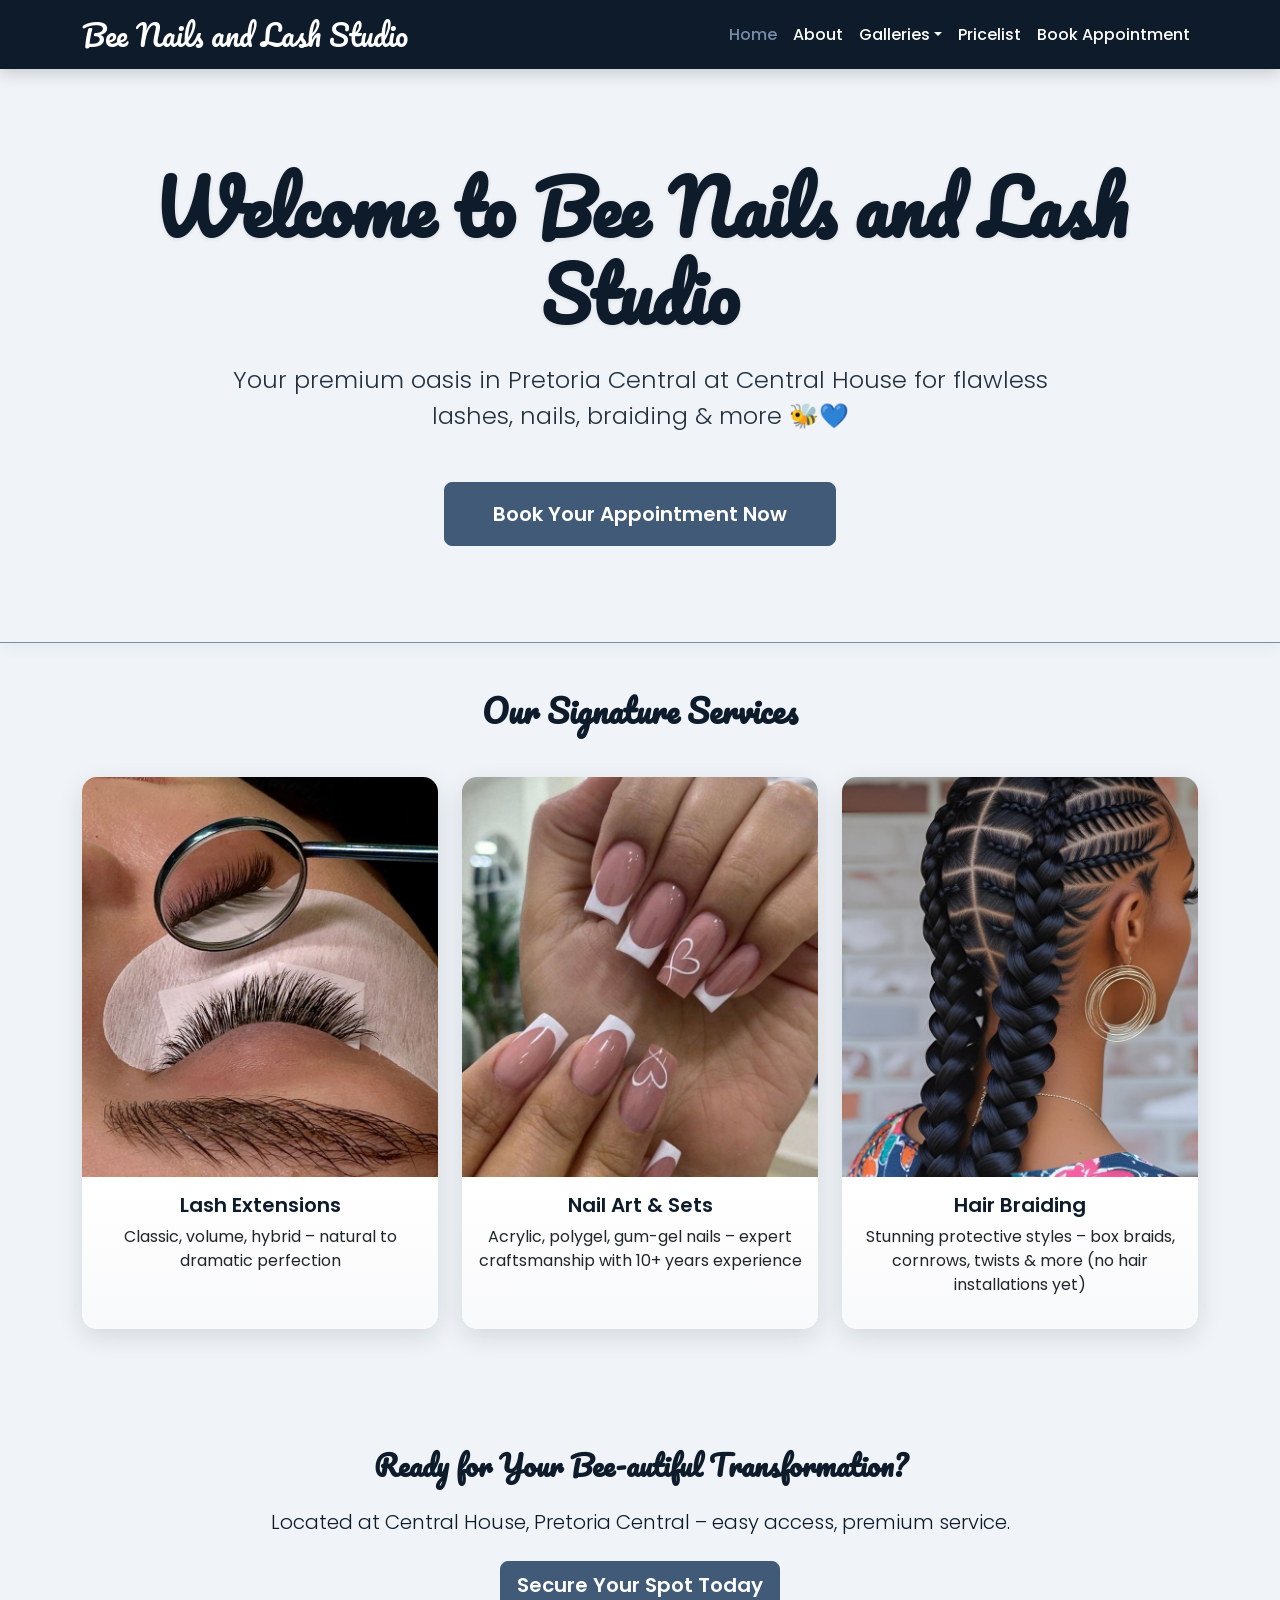
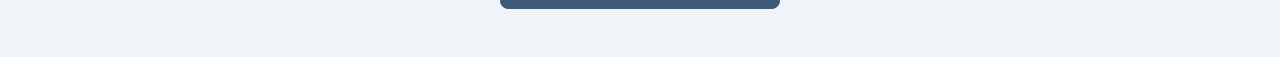
<file: index.html>
<!DOCTYPE html>
<html lang="en">
<head>
  <meta charset="UTF-8">
  <meta name="viewport" content="width=device-width, initial-scale=1.0">
  <title>Bee Nails and Lash Studio - Premium Beauty in Pretoria Central</title>
  <link href="https://fonts.googleapis.com/css2?family=Pacifico&family=Poppins:wght@400;600&display=swap" rel="stylesheet">
  <link href="https://cdn.jsdelivr.net/npm/bootstrap@5.3.3/dist/css/bootstrap.min.css" rel="stylesheet">
  <link rel="stylesheet" href="css/style.css">
</head>
<body>

  <!-- Navbar -->
  <nav class="navbar navbar-expand-lg navbar-dark sticky-top">
    <div class="container">
      <a class="navbar-brand" href="index.html">Bee Nails and Lash Studio</a>
      <button class="navbar-toggler" type="button" data-bs-toggle="collapse" data-bs-target="#navbarNav" aria-controls="navbarNav" aria-expanded="false" aria-label="Toggle navigation">
        <span class="navbar-toggler-icon"></span>
      </button>
      <div class="collapse navbar-collapse" id="navbarNav">
        <ul class="navbar-nav ms-auto">
          <li class="nav-item"><a class="nav-link active" href="index.html">Home</a></li>
          <li class="nav-item"><a class="nav-link" href="about.html">About</a></li>
          <li class="nav-item dropdown">
            <a class="nav-link dropdown-toggle" href="#" id="galleryDropdown" role="button" data-bs-toggle="dropdown">Galleries</a>
            <ul class="dropdown-menu">
              <li><a class="dropdown-item" href="lashes-gallery.html">Lashes</a></li>
              <li><a class="dropdown-item" href="nails-gallery.html">Nails</a></li>
              <li><a class="dropdown-item" href="braiding-gallery.html">Braiding</a></li>
            </ul>
          </li>
          <li class="nav-item"><a class="nav-link" href="pricelist.html">Pricelist</a></li>
          <li class="nav-item"><a class="nav-link" href="appointment.html">Book Appointment</a></li>
        </ul>
      </div>
    </div>
  </nav>

  <!-- Hero -->
  <section class="hero-section text-center py-5">
    <div class="container py-5">
      <h1 class="display-3 fw-bold">Welcome to Bee Nails and Lash Studio</h1>
      <p class="lead fs-4 mb-5">Your premium oasis in Pretoria Central at Central House for flawless lashes, nails, braiding & more 🐝💙</p>
      <a href="appointment.html" class="btn btn-primary btn-lg px-5 py-3">Book Your Appointment Now</a>
    </div>
  </section>

  <!-- Featured Services -->
  <section class="py-5">
    <div class="container">
      <h2 class="text-center mb-5">Our Signature Services</h2>
      <div class="row text-center">
        <div class="col-md-4 mb-4">
          <div class="card h-100">
            <img src="lashes home page.jpg" class="card-img-top larger-card-img" alt="Lash Extensions">
            <div class="card-body">
              <h5>Lash Extensions</h5>
              <p>Classic, volume, hybrid – natural to dramatic perfection</p>
            </div>
          </div>
        </div>
        <div class="col-md-4 mb-4">
          <div class="card h-100">
            <img src="nails home page.jpg" class="card-img-top larger-card-img" alt="Nail Art & Sets">
            <div class="card-body">
              <h5>Nail Art & Sets</h5>
              <p>Acrylic, polygel, gum-gel nails – expert craftsmanship with 10+ years experience</p>
            </div>
          </div>
        </div>
        <div class="col-md-4 mb-4">
          <div class="card h-100">
            <img src="braid homepage.jpg" class="card-img-top larger-card-img" alt="Hair Braiding">
            <div class="card-body">
              <h5>Hair Braiding</h5>
              <p>Stunning protective styles – box braids, cornrows, twists & more (no hair installations yet)</p>
            </div>
          </div>
        </div>
      </div>
    </div>
  </section>

  <!-- CTA Section -->
  <section class="py-5 text-center">
    <div class="container">
      <h3 class="mb-4">Ready for Your Bee-autiful Transformation?</h3>
      <p class="lead mb-4">Located at Central House, Pretoria Central – easy access, premium service.</p>
      <a href="appointment.html" class="btn btn-primary btn-lg">Secure Your Spot Today</a>
    </div>
  </section>

  <script src="https://cdn.jsdelivr.net/npm/bootstrap@5.3.3/dist/js/bootstrap.bundle.min.js"></script>
  <script src="js/script.js"></script>
</body>
</html>
</file>
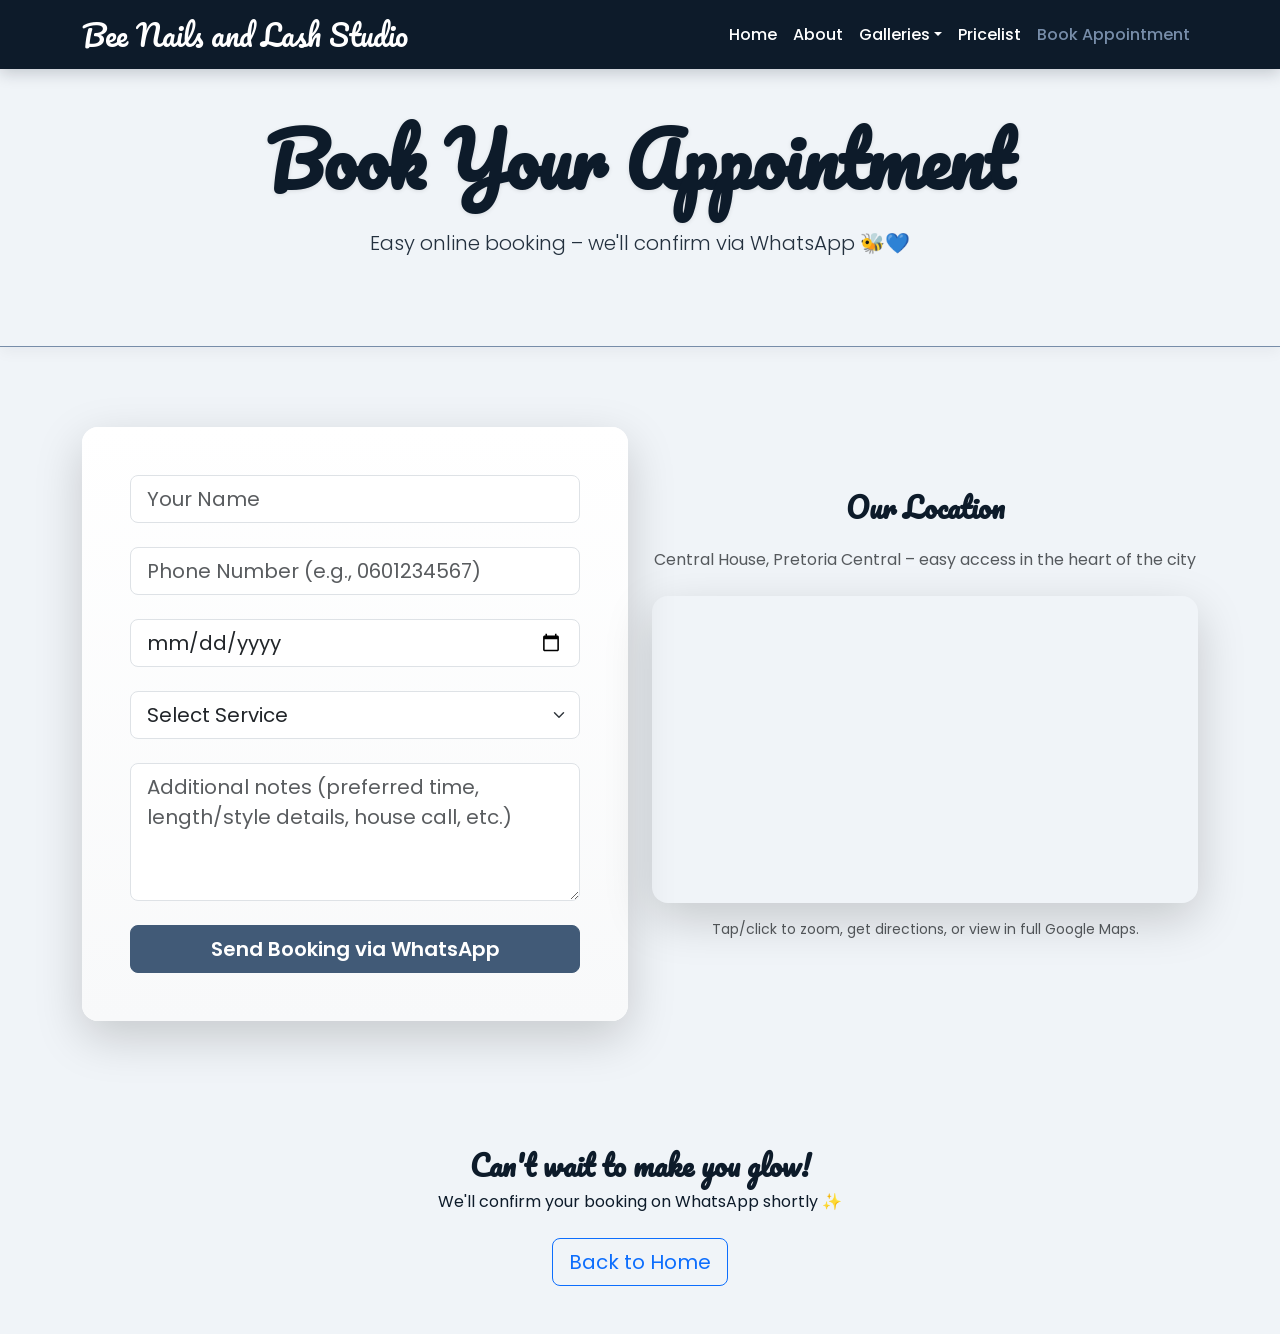
<file: appointment.html>
<!DOCTYPE html>
<html lang="en">
<head>
  <meta charset="UTF-8">
  <meta name="viewport" content="width=device-width, initial-scale=1.0">
  <title>Book Appointment - Bee Nails and Lash Studio | Pretoria Central Beauty</title>
  <link href="https://fonts.googleapis.com/css2?family=Pacifico&family=Poppins:wght@400;600&display=swap" rel="stylesheet">
  <link href="https://cdn.jsdelivr.net/npm/bootstrap@5.3.3/dist/css/bootstrap.min.css" rel="stylesheet">
  <link rel="stylesheet" href="css/style.css">
</head>
<body>

  <!-- Navbar -->
  <nav class="navbar navbar-expand-lg navbar-dark sticky-top">
    <div class="container">
      <a class="navbar-brand" href="index.html">Bee Nails and Lash Studio</a>
      <button class="navbar-toggler" type="button" data-bs-toggle="collapse" data-bs-target="#navbarNav" aria-controls="navbarNav" aria-expanded="false" aria-label="Toggle navigation">
        <span class="navbar-toggler-icon"></span>
      </button>
      <div class="collapse navbar-collapse" id="navbarNav">
        <ul class="navbar-nav ms-auto">
          <li class="nav-item"><a class="nav-link" href="index.html">Home</a></li>
          <li class="nav-item"><a class="nav-link" href="about.html">About</a></li>
          <li class="nav-item dropdown">
            <a class="nav-link dropdown-toggle" href="#" id="galleryDropdown" role="button" data-bs-toggle="dropdown">Galleries</a>
            <ul class="dropdown-menu">
              <li><a class="dropdown-item" href="lashes-gallery.html">Lashes</a></li>
              <li><a class="dropdown-item" href="nails-gallery.html">Nails</a></li>
              <li><a class="dropdown-item" href="braiding-gallery.html">Braiding</a></li>
            </ul>
          </li>
          <li class="nav-item"><a class="nav-link" href="pricelist.html">Pricelist</a></li>
          <li class="nav-item"><a class="nav-link active" href="appointment.html">Book Appointment</a></li>
        </ul>
      </div>
    </div>
  </nav>

  <!-- Header -->
  <section class="hero-section text-center py-5">
    <div class="container">
      <h1 class="display-4 fw-bold">Book Your Appointment</h1>
      <p class="lead">Easy online booking – we'll confirm via WhatsApp 🐝💙</p>
    </div>
  </section>

  <!-- Form & Map Section -->
  <section class="section-padding">
    <div class="container">
      <div class="row align-items-center">
        <!-- Form Column -->
        <div class="col-lg-6 mb-5 mb-lg-0">
          <div class="card border-0 shadow-lg rounded-4 overflow-hidden">
            <div class="card-body p-4 p-md-5">
              <form id="bookingForm">
                <div class="mb-4">
                  <input type="text" class="form-control form-control-lg" name="name" placeholder="Your Name" required>
                </div>
                <div class="mb-4">
                  <input type="tel" class="form-control form-control-lg" name="phone" placeholder="Phone Number (e.g., 0601234567)" required pattern="[0-9]{10}">
                </div>
                <div class="mb-4">
                  <input type="date" class="form-control form-control-lg" name="date" required>
                </div>
                <div class="mb-4">
                  <select class="form-select form-select-lg" name="service" required>
                    <option value="">Select Service</option>
                    <option>Lash Extensions</option>
                    <option>Nail Art / Polygel / Gum Nails</option>
                    <option>Acrylic Sets</option>
                    <option>Gel Overlay</option>
                    <option>Knotless Braids</option>
                    <option>Other Braiding Styles</option>
                    <option>Buff & Shine / Polish</option>
                  </select>
                </div>
                <div class="mb-4">
                  <textarea class="form-control form-control-lg" name="notes" rows="4" placeholder="Additional notes (preferred time, length/style details, house call, etc.)"></textarea>
                </div>
                <button type="submit" class="btn btn-primary btn-lg w-100">Send Booking via WhatsApp</button>
              </form>
            </div>
          </div>
        </div>

        <!-- Map Column -->
        <div class="col-lg-6">
          <h3 class="text-center mb-4">Our Location</h3>
          <p class="text-center text-muted mb-4">Central House, Pretoria Central – easy access in the heart of the city</p>
          
          <div class="map-responsive rounded-4 shadow-lg">
            <iframe 
              src="https://www.google.com/maps/embed?pb=!3m2!1sen!2sza!4v1774158935288!5m2!1sen!2sza!6m8!1m7!1s2usDVdfLvZx2Q1vkigd9Xg!2m2!1d-25.74764529805913!2d28.19199578156352!3f2.2222586564659004!4f29.69567566312132!5f0.7820865974627469"
              width="100%"
              height="450"
              style="border:0;"
              allowfullscreen=""
              loading="lazy"
              referrerpolicy="no-referrer-when-downgrade">
            </iframe>
          </div>
          
          <p class="text-center mt-3 small text-muted">Tap/click to zoom, get directions, or view in full Google Maps.</p>
        </div>
      </div>
    </div>
  </section>

  <!-- CTA Footer -->
  <section class="text-center py-5">
    <div class="container">
      <h3>Can't wait to make you glow!</h3>
      <p class="mb-4">We'll confirm your booking on WhatsApp shortly ✨</p>
      <a href="index.html" class="btn btn-outline-primary btn-lg">Back to Home</a>
    </div>
  </section>

  <script src="https://cdn.jsdelivr.net/npm/bootstrap@5.3.3/dist/js/bootstrap.bundle.min.js"></script>
  <script src="js/script.js"></script>
</body>
</html>
</file>
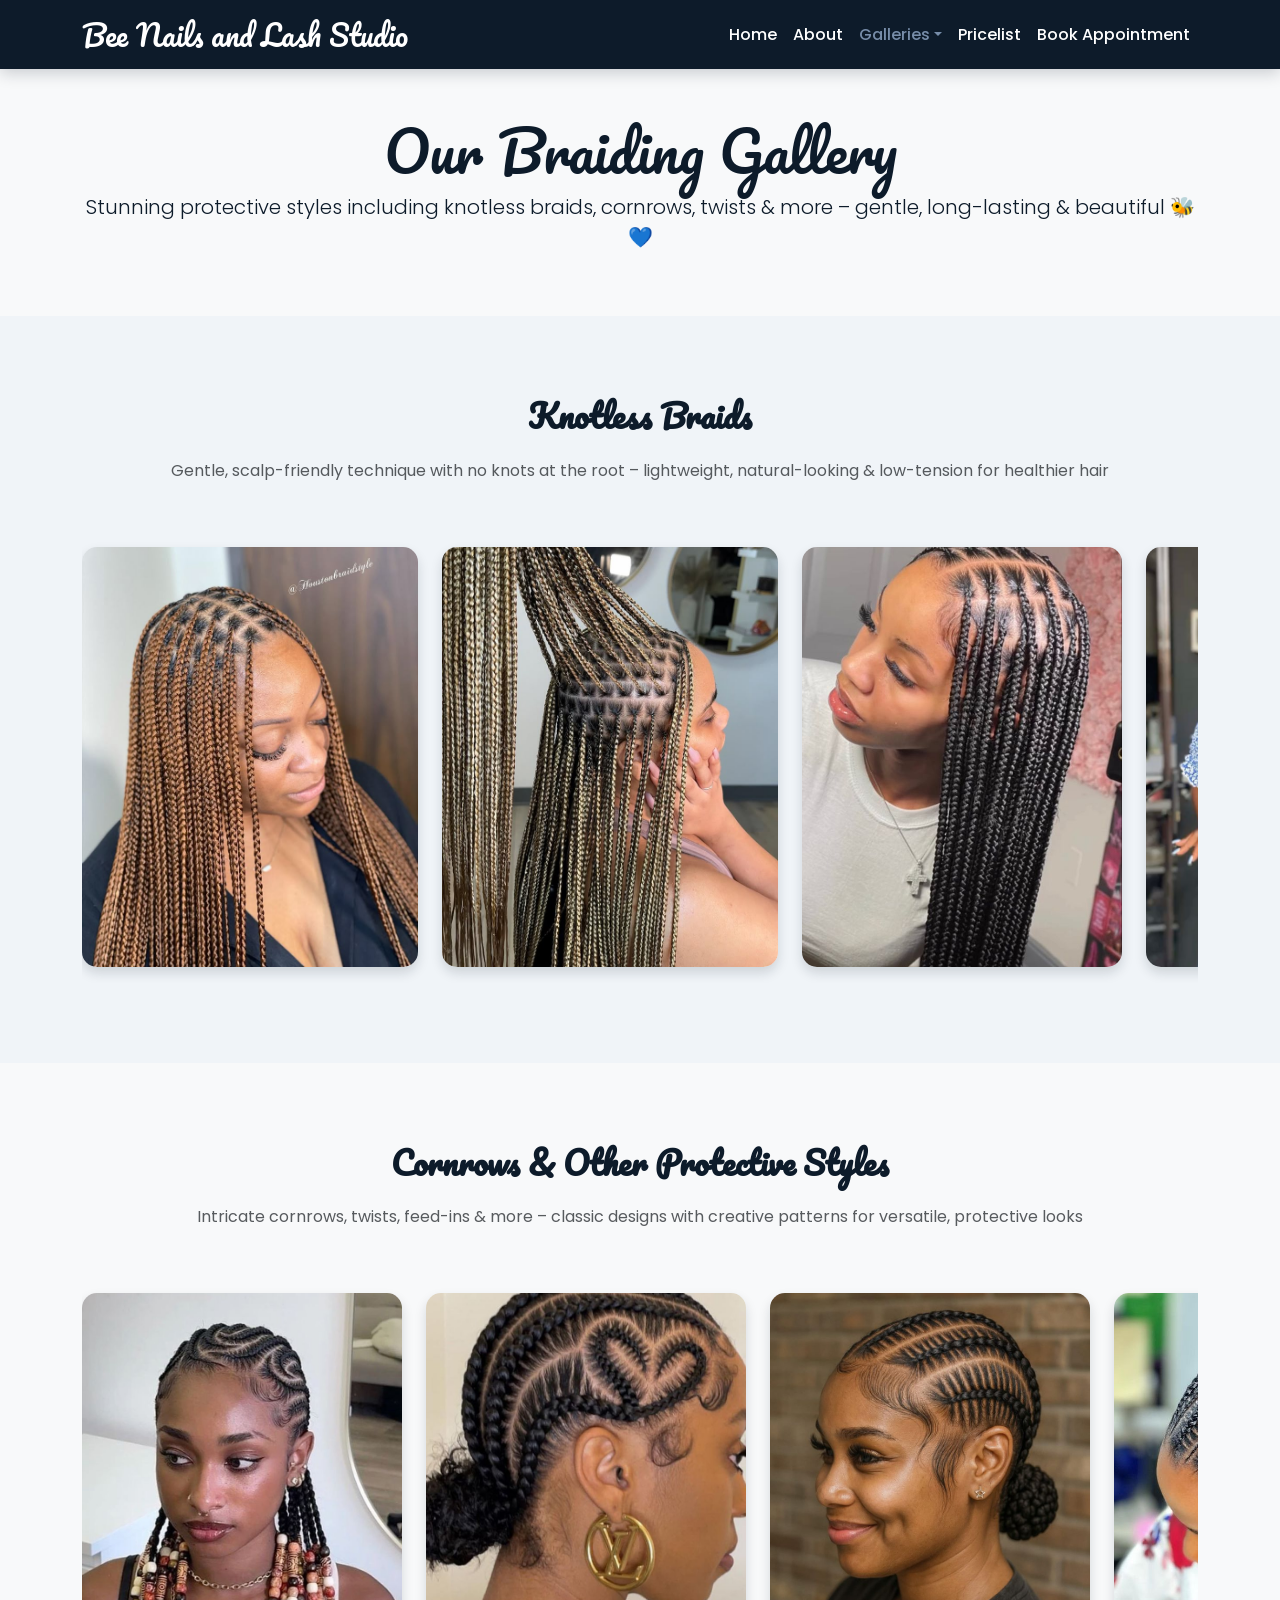
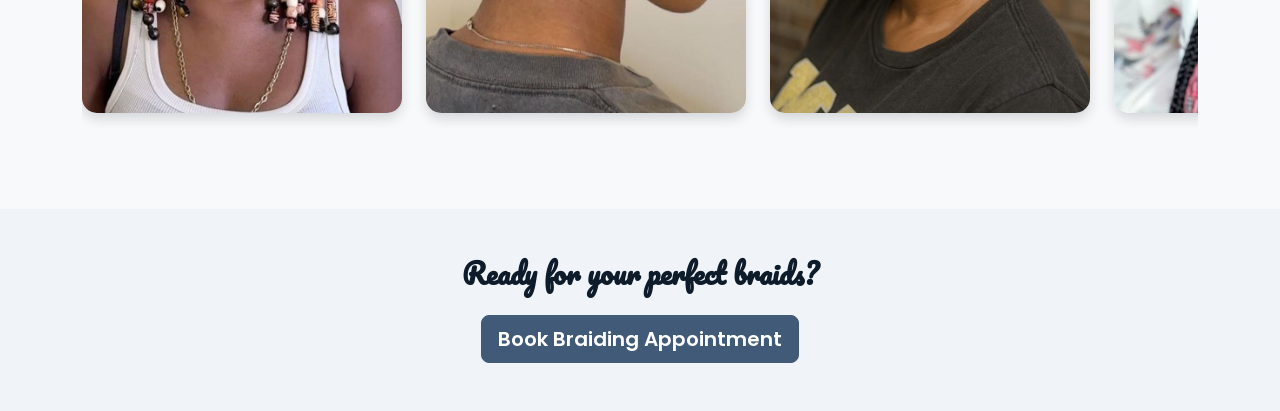
<file: braiding-gallery.html>
<!DOCTYPE html>
<html lang="en">
<head>
  <meta charset="UTF-8">
  <meta name="viewport" content="width=device-width, initial-scale=1.0">
  <title>Braiding Gallery - Bee Nails and Lash Studio | Protective Styles</title>
  <link href="https://fonts.googleapis.com/css2?family=Pacifico&family=Poppins:wght@400;600&display=swap" rel="stylesheet">
  <link href="https://cdn.jsdelivr.net/npm/bootstrap@5.3.3/dist/css/bootstrap.min.css" rel="stylesheet">
  <link rel="stylesheet" href="css/style.css">
</head>
<body>

  <!-- Navbar -->
  <nav class="navbar navbar-expand-lg navbar-dark sticky-top">
    <div class="container">
      <a class="navbar-brand" href="index.html">Bee Nails and Lash Studio</a>
      <button class="navbar-toggler" type="button" data-bs-toggle="collapse" data-bs-target="#navbarNav" aria-controls="navbarNav" aria-expanded="false" aria-label="Toggle navigation">
        <span class="navbar-toggler-icon"></span>
      </button>
      <div class="collapse navbar-collapse" id="navbarNav">
        <ul class="navbar-nav ms-auto">
          <li class="nav-item"><a class="nav-link" href="index.html">Home</a></li>
          <li class="nav-item"><a class="nav-link" href="about.html">About</a></li>
          <li class="nav-item dropdown">
            <a class="nav-link dropdown-toggle active" href="#" id="galleryDropdown" role="button" data-bs-toggle="dropdown">Galleries</a>
            <ul class="dropdown-menu">
              <li><a class="dropdown-item" href="lashes-gallery.html">Lashes</a></li>
              <li><a class="dropdown-item" href="nails-gallery.html">Nails</a></li>
              <li><a class="dropdown-item active" href="braiding-gallery.html">Braiding</a></li>
            </ul>
          </li>
          <li class="nav-item"><a class="nav-link" href="pricelist.html">Pricelist</a></li>
          <li class="nav-item"><a class="nav-link" href="appointment.html">Book Appointment</a></li>
        </ul>
      </div>
    </div>
  </nav>

  <!-- Page Header -->
  <section class="text-center py-5 bg-light section-padding">
    <div class="container">
      <h1 class="display-4">Our Braiding Gallery</h1>
      <p class="lead">Stunning protective styles including knotless braids, cornrows, twists & more – gentle, long-lasting & beautiful 🐝💙</p>
    </div>
  </section>

  <!-- Knotless Braids Section -->
  <section class="section-padding">
    <div class="container">
      <h2 class="text-center mb-4">Knotless Braids</h2>
      <p class="text-center text-muted mb-5">Gentle, scalp-friendly technique with no knots at the root – lightweight, natural-looking & low-tension for healthier hair</p>
      <div class="horizontal-gallery">
        <img src="knotless 1.jpg" alt="Knotless Braids 1">
        <img src="knotless 2.jpg" alt="Knotless Braids 2">
        <img src="knotless 3.jpg" alt="Knotless Braids 3">
        <img src="knotless 4.jpg" alt="Knotless Braids 4">
        <img src="knotless 5.jpg" alt="Knotless Braids 5">
        <img src="knotless 6.jpg" alt="Knotless Braids 6">
        <img src="knotless 7.jpg" alt="Knotless Braids 7">
        <img src="knotless 8.jpg" alt="Knotless Braids 8">
        <img src="knotless 9.jpg" alt="Knotless Braids 9">
        <img src="knotless 10.jpg" alt="Knotless Braids 10">
      </div>
    </div>
  </section>

  <!-- Cornrows & Other Styles Section -->
  <section class="section-padding bg-light">
    <div class="container">
      <h2 class="text-center mb-4">Cornrows & Other Protective Styles</h2>
      <p class="text-center text-muted mb-5">Intricate cornrows, twists, feed-ins & more – classic designs with creative patterns for versatile, protective looks</p>
      <div class="horizontal-gallery">
        <img src="cornrows-twists 1.jpg" alt="Cornrows & Twists 1">
        <img src="cornrows-twists 2.jpg" alt="Cornrows & Twists 2">
        <img src="cornrows-twists 3.jpg" alt="Cornrows & Twists 3">
        <img src="cornrows-twists 4.jpg" alt="Cornrows & Twists 4">
        <img src="cornrows-twists 5.jpg" alt="Cornrows & Twists 5">
        <img src="cornrows-twists 6.jpg" alt="Cornrows & Twists 6">
        <img src="cornrows-twists 7.jpg" alt="Cornrows & Twists 7">
        <img src="cornrows-twists 8.jpg" alt="Cornrows & Twists 8">
        <img src="cornrows-twists 9.jpg" alt="Cornrows & Twists 9">
        <img src="cornrows-twists 10.jpg" alt="Cornrows & Twists 10">
      </div>
    </div>
  </section>

  <!-- CTA -->
  <section class="text-center py-5">
    <div class="container">
      <h3>Ready for your perfect braids?</h3>
      <a href="appointment.html" class="btn btn-primary btn-lg mt-3">Book Braiding Appointment</a>
    </div>
  </section>

  <script src="https://cdn.jsdelivr.net/npm/bootstrap@5.3.3/dist/js/bootstrap.bundle.min.js"></script>
  <script src="js/script.js"></script>
</body>
</html>
</file>
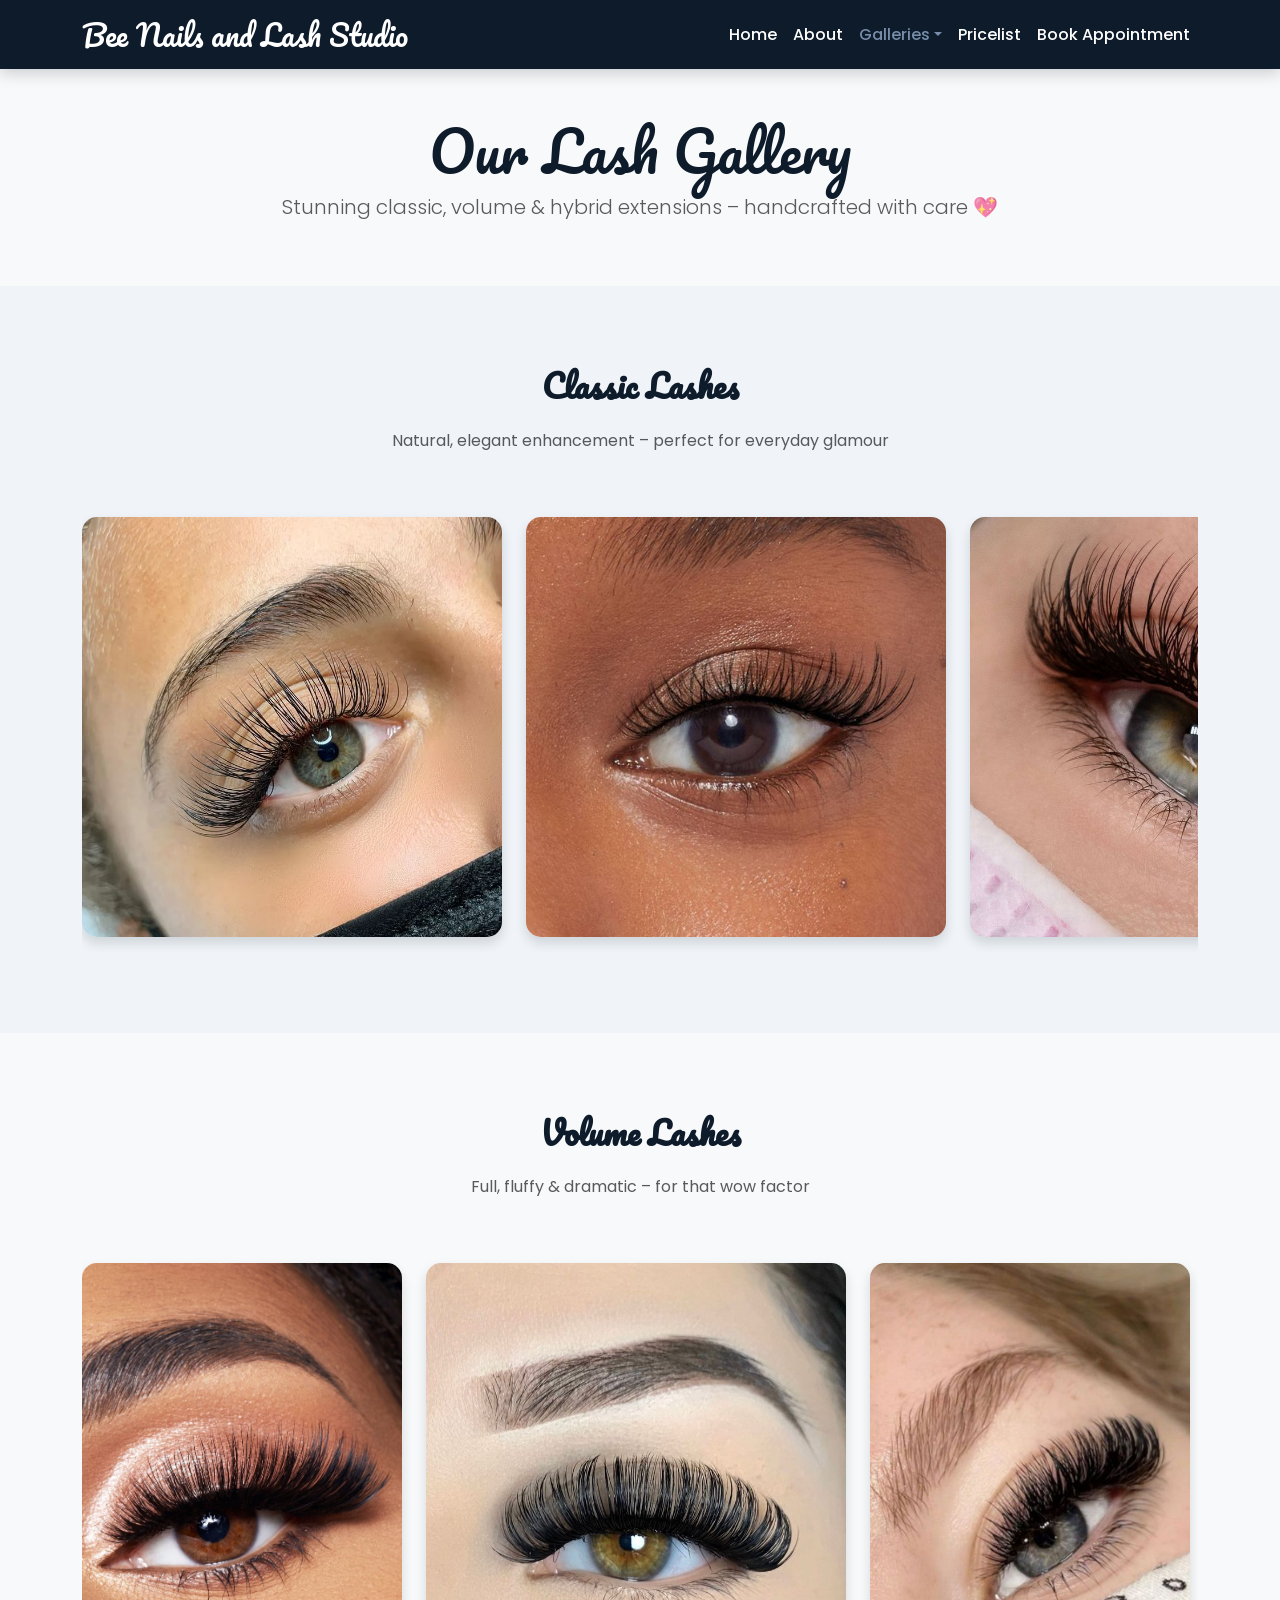
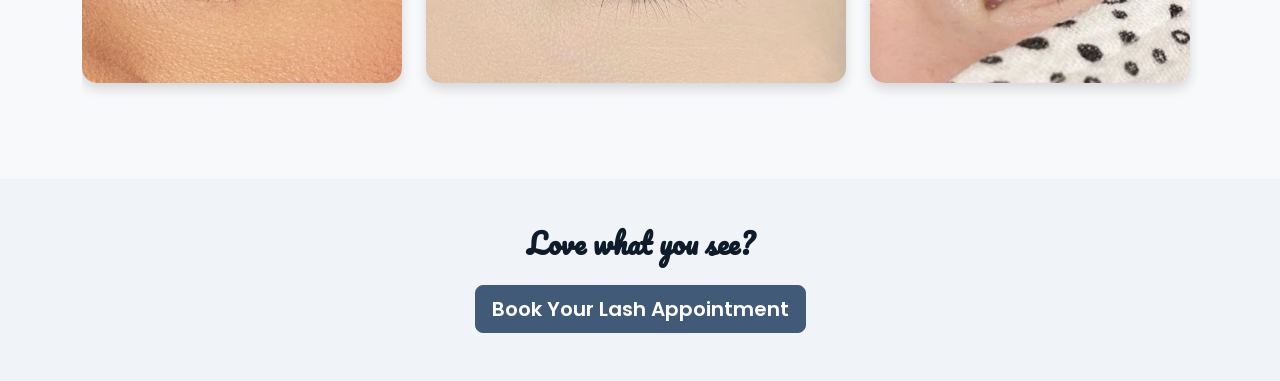
<file: lashes-gallery.html>
<!DOCTYPE html>
<html lang="en">
<head>
  <meta charset="UTF-8">
  <meta name="viewport" content="width=device-width, initial-scale=1.0">
  <title>Lash Gallery - Lavi Lash and Nails | Classic & Volume Extensions</title>
  <link href="https://fonts.googleapis.com/css2?family=Pacifico&family=Poppins:wght@400;600&display=swap" rel="stylesheet">
  <link href="https://cdn.jsdelivr.net/npm/bootstrap@5.3.3/dist/css/bootstrap.min.css" rel="stylesheet">
  <link rel="stylesheet" href="css/style.css">
</head>
<body>

  <!-- Navbar (same as before, active on Galleries dropdown) -->
  <nav class="navbar navbar-expand-lg navbar-light sticky-top">
    <div class="container">
      <a class="navbar-brand" href="index.html">Bee Nails and Lash Studio</a>
      <button class="navbar-toggler" type="button" data-bs-toggle="collapse" data-bs-target="#navbarNav" aria-controls="navbarNav" aria-expanded="false" aria-label="Toggle navigation">
        <span class="navbar-toggler-icon"></span>
      </button>
      <div class="collapse navbar-collapse" id="navbarNav">
        <ul class="navbar-nav ms-auto">
          <li class="nav-item"><a class="nav-link" href="index.html">Home</a></li>
          <li class="nav-item"><a class="nav-link" href="about.html">About</a></li>
          <li class="nav-item dropdown">
            <a class="nav-link dropdown-toggle active" href="#" id="galleryDropdown" role="button" data-bs-toggle="dropdown">Galleries</a>
            <ul class="dropdown-menu">
              <li><a class="dropdown-item active" href="lashes-gallery.html">Lashes</a></li>
              <li><a class="dropdown-item" href="nails-gallery.html">Nails</a></li>
              <li><a class="dropdown-item" href="braiding-gallery.html">Braiding</a></li>
            </ul>
          </li>
          <li class="nav-item"><a class="nav-link" href="pricelist.html">Pricelist</a></li>
          <li class="nav-item"><a class="nav-link" href="appointment.html">Book Appointment</a></li>
        </ul>
      </div>
    </div>
  </nav>

  <!-- Page Header -->
  <section class="text-center py-5 bg-light section-padding">
    <div class="container">
      <h1 class="display-4">Our Lash Gallery</h1>
      <p class="lead text-muted">Stunning classic, volume & hybrid extensions – handcrafted with care 💖</p>
    </div>
  </section>

  <!-- Classic Lashes Section -->
  <section class="section-padding">
    <div class="container">
      <h2 class="text-center mb-4">Classic Lashes</h2>
      <p class="text-center text-muted mb-5">Natural, elegant enhancement – perfect for everyday glamour</p>
      
      <div class="horizontal-gallery">
        <!-- Replace src with your images: e.g., images/lashes/classic-1.jpg -->
        <img src="classic 1.jpg" alt="Classic Lashes 1">
        <img src="classic 2.jpg" alt="Classic Lashes 2">
        <img src="classic 3.jpg" alt="Classic Lashes 3">
        <img src="classic 4.jpg" alt="Classic Lashes 4">
        <img src="classic 5.jpg" alt="Classic Lashes 5">
        <img src="classic 6.jpg" alt="Classic Lashes 6">
        <!-- Add more: up to 10-12 -->
        <!-- <img src="images/lashes/classic-5.jpg" alt="Classic Lashes 5"> -->
      </div>
    </div>
  </section>

  <!-- Volume Lashes Section -->
  <section class="section-padding bg-light">
    <div class="container">
      <h2 class="text-center mb-4">Volume Lashes</h2>
      <p class="text-center text-muted mb-5">Full, fluffy & dramatic – for that wow factor</p>
      
      <div class="horizontal-gallery">
        <!-- Replace src with your images -->
        <img src="volume 1.jpg" alt="Volume Lashes 1">
        <img src="volume 2.jpg" alt="Volume Lashes 2">
        <img src="volume 3.jpg" alt="Volume Lashes 3">
        <img src="volume 4.jpg" alt="Volume Lashes 4">
        <img src="volume 5.jpg" alt="Volume Lashes 5">
        <img src="volume 6.jpg" alt="Volume Lashes 6">
        <!-- Add more -->
        <!-- <img src="images/lashes/volume-5.jpg" alt="Volume Lashes 5"> -->
      </div>
    </div>
  </section>

  <!-- Optional Hybrid Section (uncomment if needed) -->
  <!--
  <section class="section-padding">
    <div class="container">
      <h2 class="text-center mb-4">Hybrid Lashes</h2>
      <p class="text-center text-muted mb-5">Best of both worlds – classic base with volume accents</p>
      <div class="horizontal-gallery">
        <img src="images/lashes/hybrid-1.jpg" alt="Hybrid Lashes 1">
      </div>
    </div>
  </section>
  -->

  <!-- CTA -->
  <section class="text-center py-5">
    <div class="container">
      <h3>Love what you see?</h3>
      <a href="appointment.html" class="btn btn-primary btn-lg mt-3">Book Your Lash Appointment</a>
    </div>
  </section>

  <script src="https://cdn.jsdelivr.net/npm/bootstrap@5.3.3/dist/js/bootstrap.bundle.min.js"></script>
  <script src="js/script.js"></script>
</body>
</html>
</file>
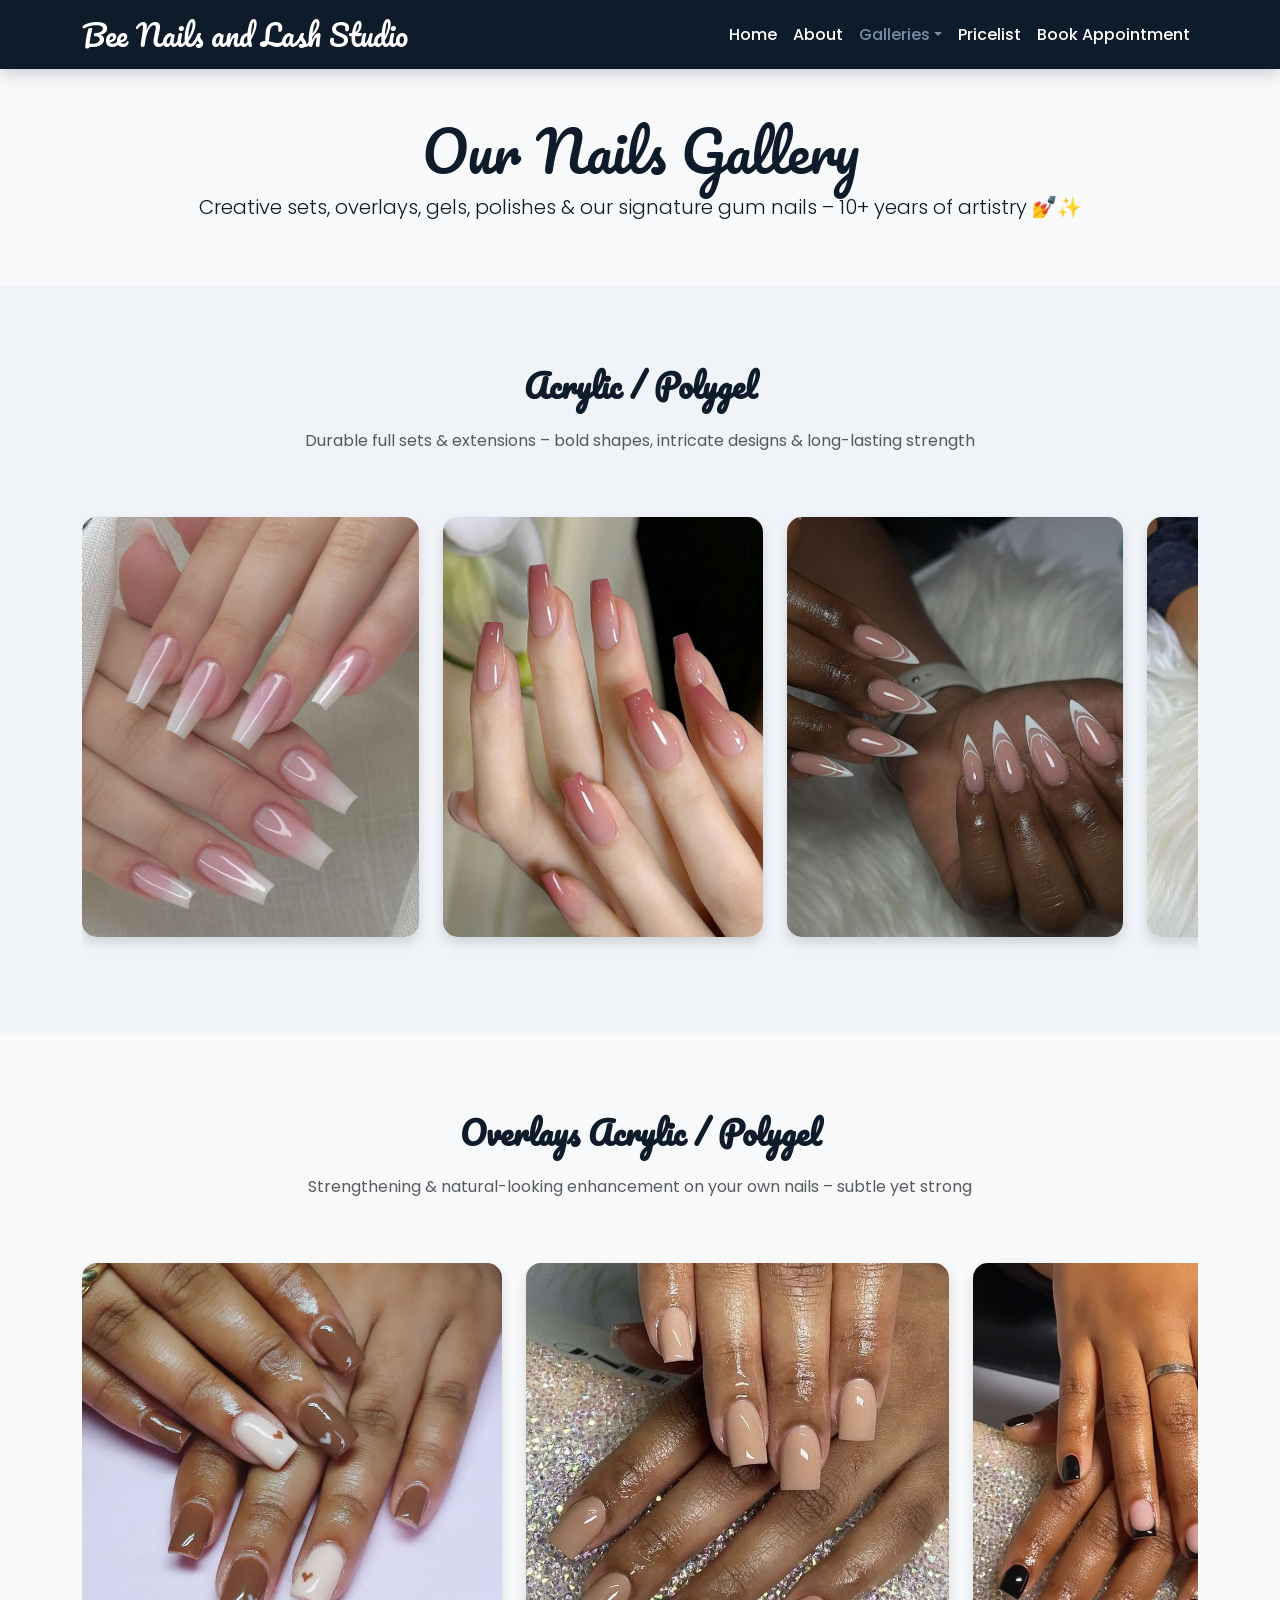
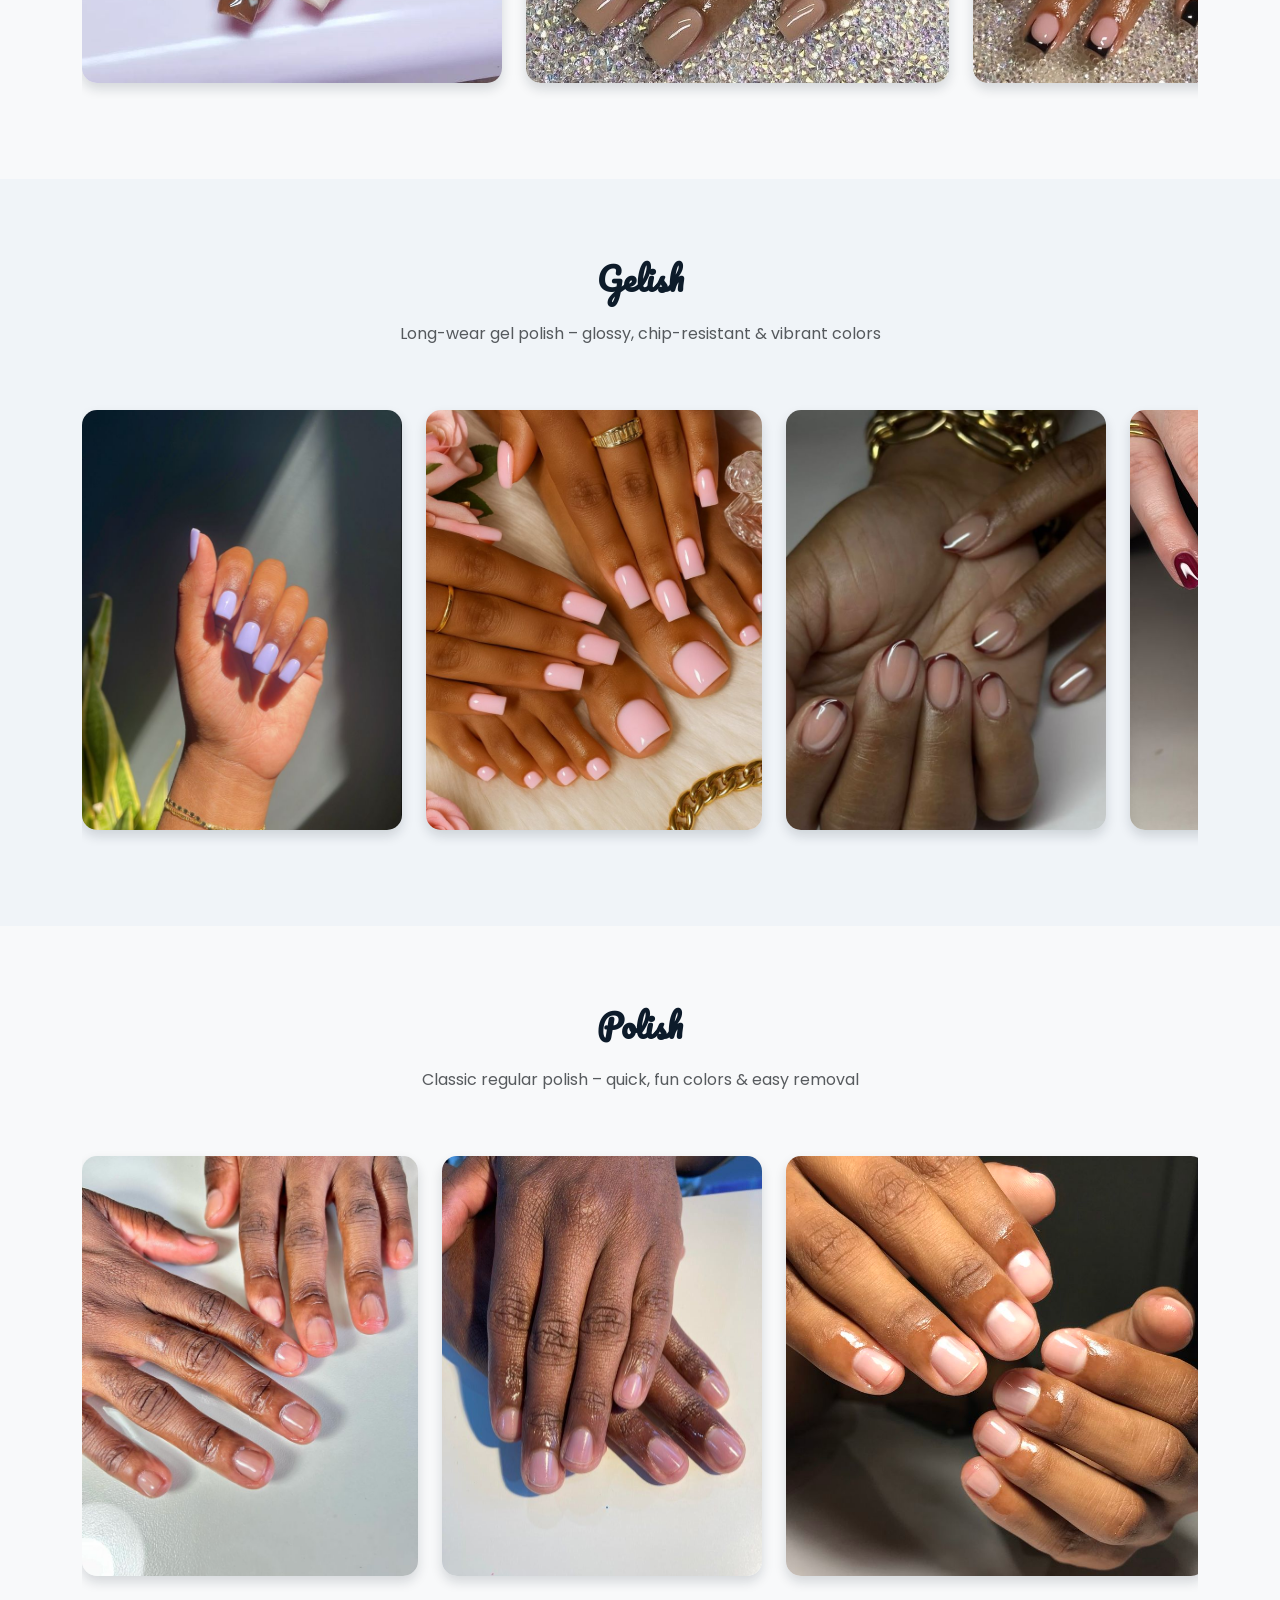
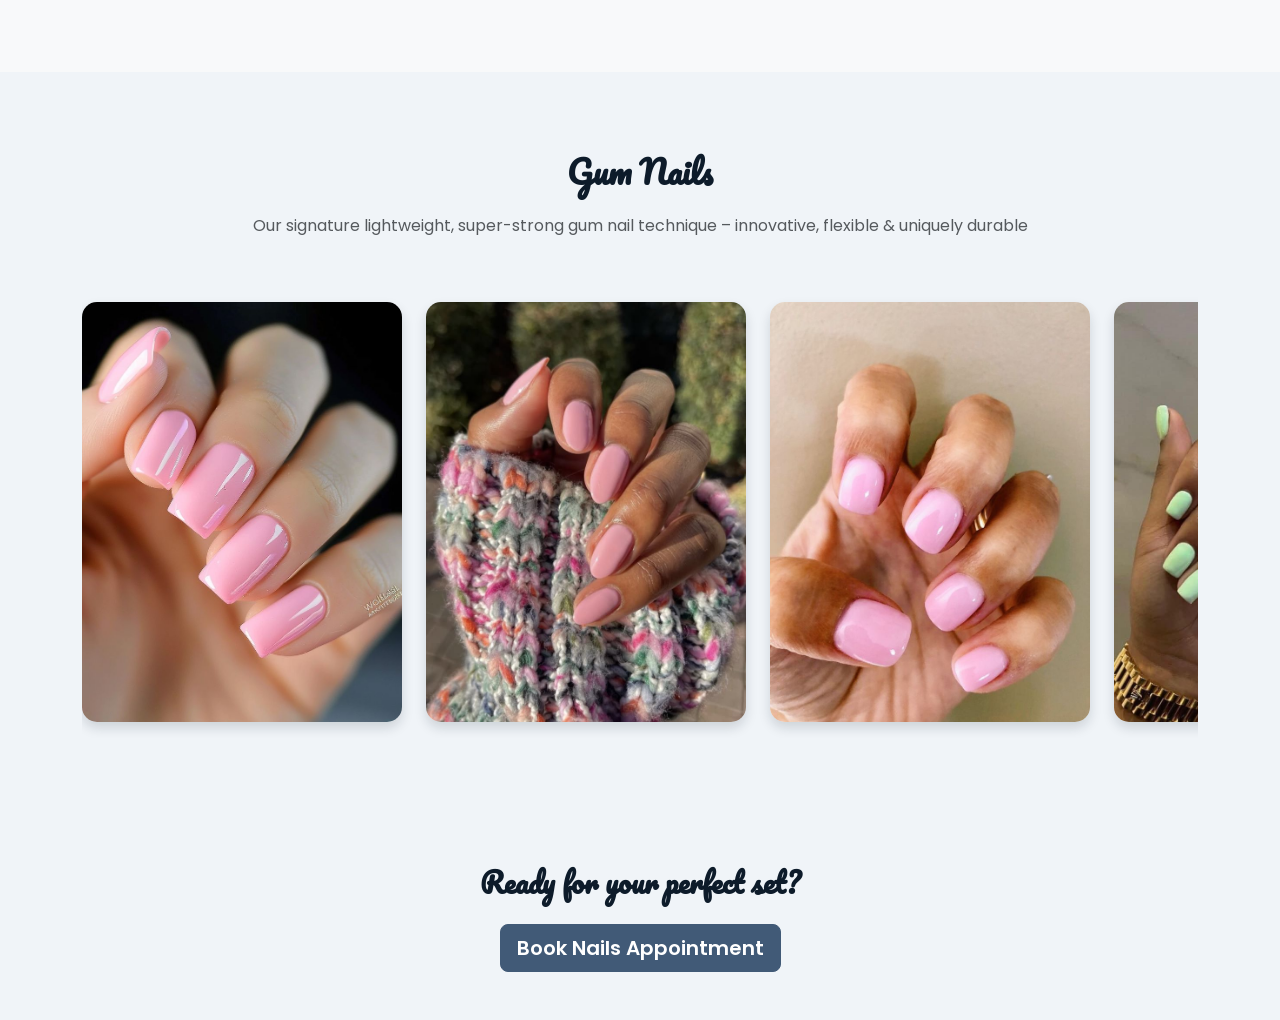
<file: nails-gallery.html>
<!DOCTYPE html>
<html lang="en">
<head>
  <meta charset="UTF-8">
  <meta name="viewport" content="width=device-width, initial-scale=1.0">
  <title>Nails Gallery - Bee Nails and Lash Studio | Stunning Sets & Art</title>
  <link href="https://fonts.googleapis.com/css2?family=Pacifico&family=Poppins:wght@400;600&display=swap" rel="stylesheet">
  <link href="https://cdn.jsdelivr.net/npm/bootstrap@5.3.3/dist/css/bootstrap.min.css" rel="stylesheet">
  <link rel="stylesheet" href="css/style.css">
</head>
<body>

  <!-- Navbar -->
  <nav class="navbar navbar-expand-lg navbar-dark sticky-top">
    <div class="container">
      <a class="navbar-brand" href="index.html">Bee Nails and Lash Studio</a>
      <button class="navbar-toggler" type="button" data-bs-toggle="collapse" data-bs-target="#navbarNav" aria-controls="navbarNav" aria-expanded="false" aria-label="Toggle navigation">
        <span class="navbar-toggler-icon"></span>
      </button>
      <div class="collapse navbar-collapse" id="navbarNav">
        <ul class="navbar-nav ms-auto">
          <li class="nav-item"><a class="nav-link" href="index.html">Home</a></li>
          <li class="nav-item"><a class="nav-link" href="about.html">About</a></li>
          <li class="nav-item dropdown">
            <a class="nav-link dropdown-toggle active" href="#" id="galleryDropdown" role="button" data-bs-toggle="dropdown">Galleries</a>
            <ul class="dropdown-menu">
              <li><a class="dropdown-item" href="lashes-gallery.html">Lashes</a></li>
              <li><a class="dropdown-item active" href="nails-gallery.html">Nails</a></li>
              <li><a class="dropdown-item" href="braiding-gallery.html">Braiding</a></li>
            </ul>
          </li>
          <li class="nav-item"><a class="nav-link" href="pricelist.html">Pricelist</a></li>
          <li class="nav-item"><a class="nav-link" href="appointment.html">Book Appointment</a></li>
        </ul>
      </div>
    </div>
  </nav>

  <!-- Page Header -->
  <section class="text-center py-5 bg-light section-padding">
    <div class="container">
      <h1 class="display-4">Our Nails Gallery</h1>
      <p class="lead">Creative sets, overlays, gels, polishes & our signature gum nails – 10+ years of artistry 💅✨</p>
    </div>
  </section>

  <!-- Acrylic/Polygel Section -->
  <section class="section-padding">
    <div class="container">
      <h2 class="text-center mb-4">Acrylic / Polygel</h2>
      <p class="text-center text-muted mb-5">Durable full sets & extensions – bold shapes, intricate designs & long-lasting strength</p>
      <div class="horizontal-gallery">
        <img src="acrylic 1.jpg" alt="Acrylic/Polygel 1">
        <img src="acrylic 2.jpg" alt="Acrylic/Polygel 2">
        <img src="acrylic 3.jpg" alt="Acrylic/Polygel 3">
        <img src="acrylic 4.jpg" alt="Acrylic/Polygel 4">
        <img src="acrylic 5.jpg" alt="Acrylic/Polygel 5">
        <img src="acrylic 6.jpg" alt="Acrylic/Polygel 6">
        <img src="acrylic 7.jpg" alt="Acrylic/Polygel 7">
        <img src="acrylic 8.jpg" alt="Acrylic/Polygel 8">
      </div>
    </div>
  </section>

  <!-- Overlays Acrylic/Polygel Section -->
  <section class="section-padding bg-light">
    <div class="container">
      <h2 class="text-center mb-4">Overlays Acrylic / Polygel</h2>
      <p class="text-center text-muted mb-5">Strengthening & natural-looking enhancement on your own nails – subtle yet strong</p>
      <div class="horizontal-gallery">
        <img src="overlay 1.jpg" alt="Overlays 1">
        <img src="overlay 2.jpg" alt="Overlays 2">
        <img src="overlay 3.jpg" alt="Overlays 3">
        <img src="overlay 4.jpg" alt="Overlays 4">
        <img src="overlay 5.jpg" alt="Overlays 5">
        <img src="overlay 6.jpg" alt="Overlays 6">
        <img src="overlay 7.jpg" alt="Overlays 7">
        <img src="overlay 8.jpg" alt="Overlays 8">
      </div>
    </div>
  </section>

  <!-- Gelish Section -->
  <section class="section-padding">
    <div class="container">
      <h2 class="text-center mb-4">Gelish</h2>
      <p class="text-center text-muted mb-5">Long-wear gel polish – glossy, chip-resistant & vibrant colors</p>
      <div class="horizontal-gallery">
        <img src="gelish 1.jpg" alt="Gelish 1">
        <img src="gelish 2.jpg" alt="Gelish 2">
        <img src="gelish  3.jpg" alt="Gelish 3">
        <img src="gelish 4.jpg" alt="Gelish 4">
        <img src="gelish 5.jpg" alt="Gelish 5">
        <img src="gelish 6.jpg" alt="Gelish 6">
        <img src="gelish 7.jpg" alt="Gelish 7">
        <img src="gelish 8.jpg" alt="Gelish 8">
      </div>
    </div>
  </section>

  <!-- Polish Section -->
  <section class="section-padding bg-light">
    <div class="container">
      <h2 class="text-center mb-4">Polish</h2>
      <p class="text-center text-muted mb-5">Classic regular polish – quick, fun colors & easy removal</p>
      <div class="horizontal-gallery">
        <img src="polish 1.jpg" alt="Polish 1">
        <img src="polish 2.jpg" alt="Polish 2">
        <img src="polish 3.jpg" alt="Polish 3">
        <img src="polish 4.jpg" alt="Polish 4">
        <img src="polish 5.jpg" alt="Polish 5">
        <img src="polish 6.jpg" alt="Polish 6">
        <img src="polish 7.jpg" alt="Polish 7">
        <img src="polish 8.jpg" alt="Polish 8">
      </div>
    </div>
  </section>

  <!-- Gum Nails Section -->
  <section class="section-padding">
    <div class="container">
      <h2 class="text-center mb-4">Gum Nails</h2>
      <p class="text-center text-muted mb-5">Our signature lightweight, super-strong gum nail technique – innovative, flexible & uniquely durable</p>
      <div class="horizontal-gallery">
        <img src="gum 1.jpg" alt="Gum Nails 1">
        <img src="gum 2.jpg" alt="Gum Nails 2">
        <img src="gum 3.jpg" alt="Gum Nails 3">
        <img src="gum 4.jpg" alt="Gum Nails 4">
        <img src="gum 5.jpg" alt="Gum Nails 5">
        <img src="gum 6.jpg" alt="Gum Nails 6">
        <img src="gum 7.jpg" alt="Gum Nails 7">
      </div>
    </div>
  </section>

  <!-- CTA -->
  <section class="text-center py-5">
    <div class="container">
      <h3>Ready for your perfect set?</h3>
      <a href="appointment.html" class="btn btn-primary btn-lg mt-3">Book Nails Appointment</a>
    </div>
  </section>

  <script src="https://cdn.jsdelivr.net/npm/bootstrap@5.3.3/dist/js/bootstrap.bundle.min.js"></script>
  <script src="js/script.js"></script>
</body>
</html>
</file>
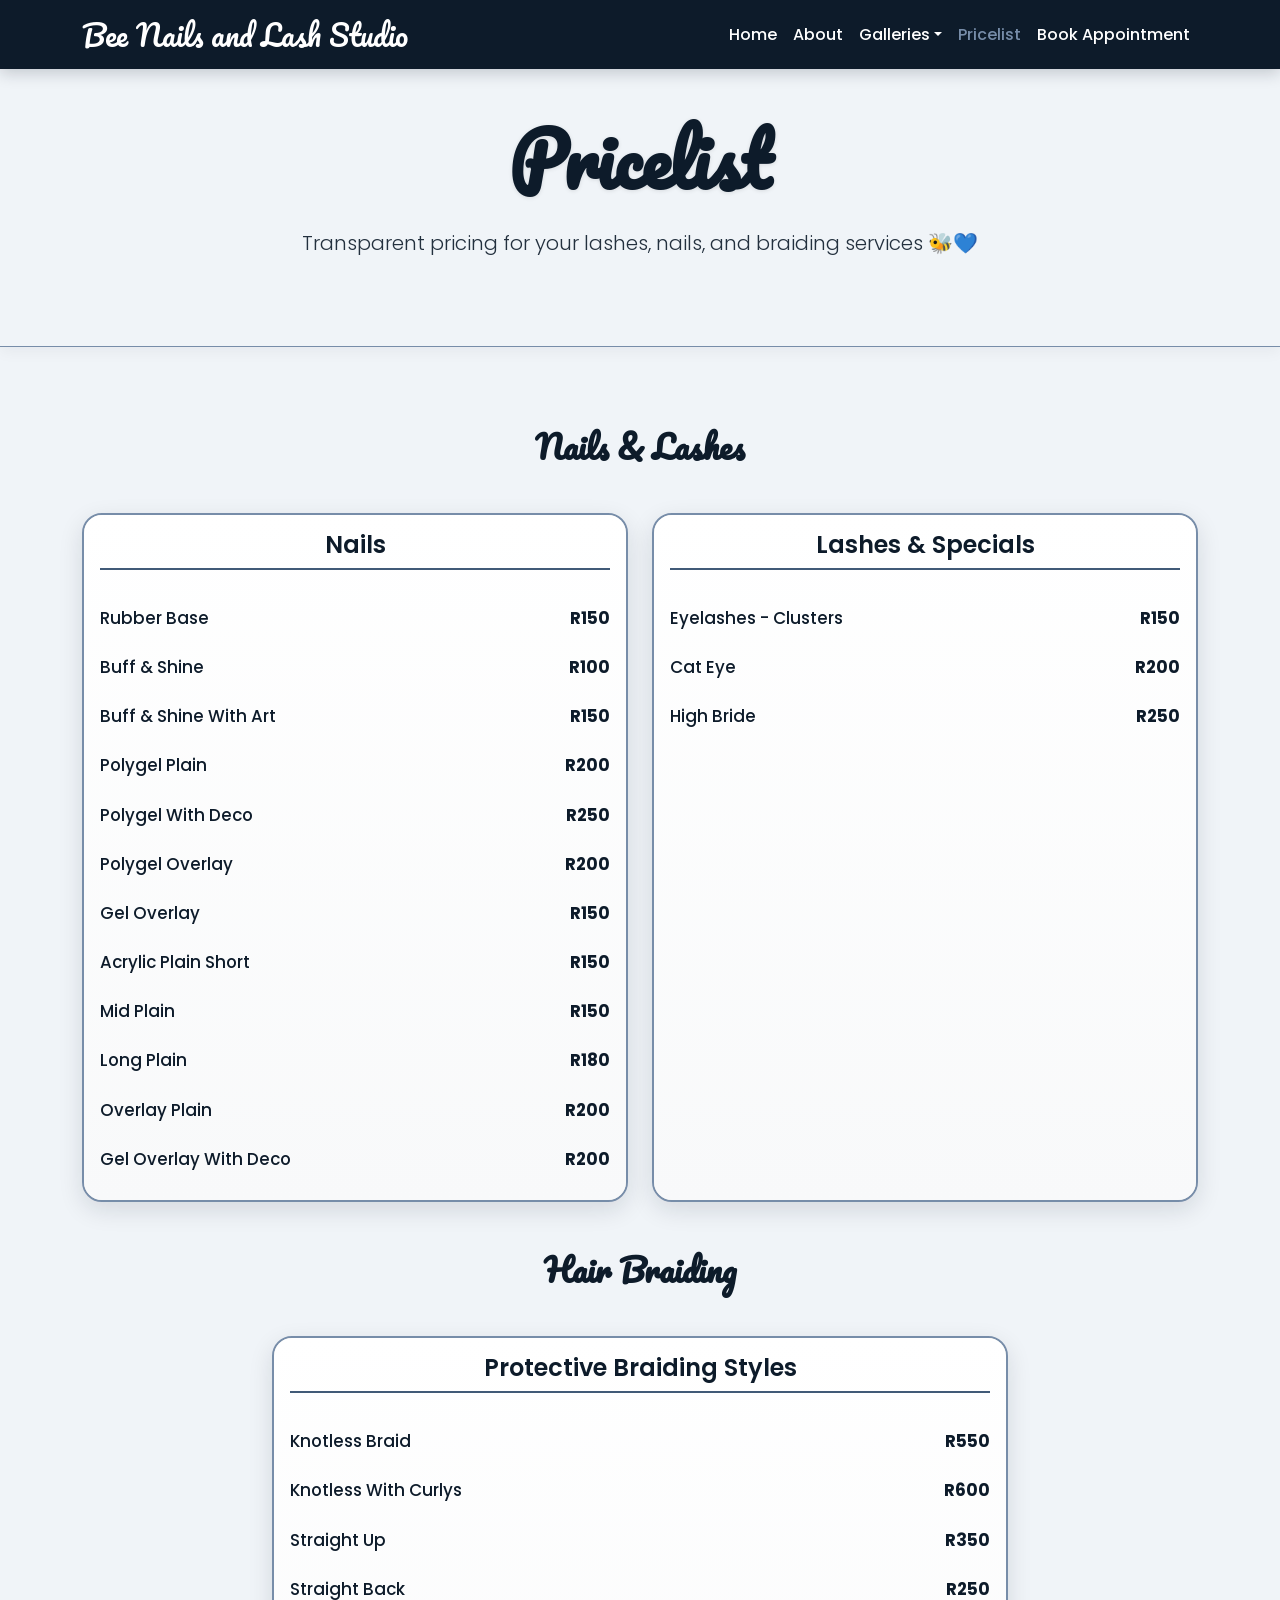
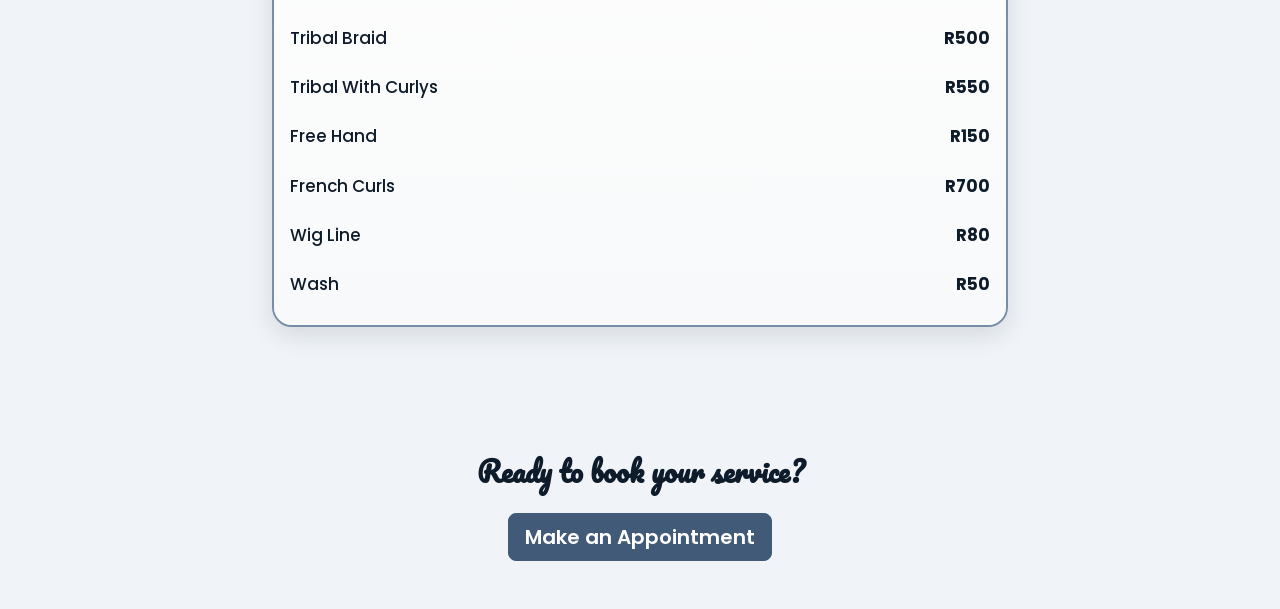
<file: pricelist.html>
<!DOCTYPE html>
<html lang="en">
<head>
  <meta charset="UTF-8">
  <meta name="viewport" content="width=device-width, initial-scale=1.0">
  <title>Pricelist - Bee Nails and Lash Studio | Pretoria Central Beauty Services</title>
  <link href="https://fonts.googleapis.com/css2?family=Pacifico&family=Poppins:wght@400;600&display=swap" rel="stylesheet">
  <link href="https://cdn.jsdelivr.net/npm/bootstrap@5.3.3/dist/css/bootstrap.min.css" rel="stylesheet">
  <link rel="stylesheet" href="css/style.css">
</head>
<body>

  <!-- Navbar -->
  <nav class="navbar navbar-expand-lg navbar-dark sticky-top">
    <div class="container">
      <a class="navbar-brand" href="index.html">Bee Nails and Lash Studio</a>
      <button class="navbar-toggler" type="button" data-bs-toggle="collapse" data-bs-target="#navbarNav" aria-controls="navbarNav" aria-expanded="false" aria-label="Toggle navigation">
        <span class="navbar-toggler-icon"></span>
      </button>
      <div class="collapse navbar-collapse" id="navbarNav">
        <ul class="navbar-nav ms-auto">
          <li class="nav-item"><a class="nav-link" href="index.html">Home</a></li>
          <li class="nav-item"><a class="nav-link" href="about.html">About</a></li>
          <li class="nav-item dropdown">
            <a class="nav-link dropdown-toggle" href="#" id="galleryDropdown" role="button" data-bs-toggle="dropdown">Galleries</a>
            <ul class="dropdown-menu">
              <li><a class="dropdown-item" href="lashes-gallery.html">Lashes</a></li>
              <li><a class="dropdown-item" href="nails-gallery.html">Nails</a></li>
              <li><a class="dropdown-item" href="braiding-gallery.html">Braiding</a></li>
            </ul>
          </li>
          <li class="nav-item"><a class="nav-link active" href="pricelist.html">Pricelist</a></li>
          <li class="nav-item"><a class="nav-link" href="appointment.html">Book Appointment</a></li>
        </ul>
      </div>
    </div>
  </nav>

  <!-- Header -->
  <section class="hero-section text-center py-5">
    <div class="container">
      <h1 class="display-4 fw-bold">Pricelist</h1>
      <p class="lead">Transparent pricing for your lashes, nails, and braiding services 🐝💙</p>
    </div>
  </section>

  <!-- Main Pricelist Content -->
  <section class="section-padding">
    <div class="container">

      <!-- NAILS & LASHES -->
      <h2 class="text-center mb-5">Nails & Lashes</h2>

      <div class="row g-4">

        <!-- Nails Services -->
        <div class="col-lg-6">
          <div class="card pricelist-card h-100">
            <div class="card-body">
              <h4 class="card-title text-center">Nails</h4>
              <ul class="list-group list-group-flush">
                <li class="list-group-item d-flex justify-content-between"><span>Rubber Base</span><span>R150</span></li>
                <li class="list-group-item d-flex justify-content-between"><span>Buff & Shine</span><span>R100</span></li>
                <li class="list-group-item d-flex justify-content-between"><span>Buff & Shine With Art</span><span>R150</span></li>
                <li class="list-group-item d-flex justify-content-between"><span>Polygel Plain</span><span>R200</span></li>
                <li class="list-group-item d-flex justify-content-between"><span>Polygel With Deco</span><span>R250</span></li>
                <li class="list-group-item d-flex justify-content-between"><span>Polygel Overlay</span><span>R200</span></li>
                <li class="list-group-item d-flex justify-content-between"><span>Gel Overlay</span><span>R150</span></li>
                <li class="list-group-item d-flex justify-content-between"><span>Acrylic Plain Short</span><span>R150</span></li>
                <li class="list-group-item d-flex justify-content-between"><span>Mid Plain</span><span>R150</span></li>
                <li class="list-group-item d-flex justify-content-between"><span>Long Plain</span><span>R180</span></li>
                <li class="list-group-item d-flex justify-content-between"><span>Overlay Plain</span><span>R200</span></li>
                <li class="list-group-item d-flex justify-content-between"><span>Gel Overlay With Deco</span><span>R200</span></li>
              </ul>
            </div>
          </div>
        </div>

        <!-- Lashes & Specials -->
        <div class="col-lg-6">
          <div class="card pricelist-card h-100">
            <div class="card-body">
              <h4 class="card-title text-center">Lashes & Specials</h4>
              <ul class="list-group list-group-flush">
                <li class="list-group-item d-flex justify-content-between"><span>Eyelashes - Clusters</span><span>R150</span></li>
                <li class="list-group-item d-flex justify-content-between"><span>Cat Eye</span><span>R200</span></li>
                <li class="list-group-item d-flex justify-content-between"><span>High Bride</span><span>R250</span></li>
              </ul>
            </div>
          </div>
        </div>

      </div>

      <!-- BRAIDING -->
      <h2 class="text-center my-5">Hair Braiding</h2>

      <div class="row g-4 justify-content-center">
        <div class="col-lg-8 col-md-10">
          <div class="card pricelist-card h-100">
            <div class="card-body">
              <h4 class="card-title text-center">Protective Braiding Styles</h4>
              <ul class="list-group list-group-flush">
                <li class="list-group-item d-flex justify-content-between"><span>Knotless Braid</span><span>R550</span></li>
                <li class="list-group-item d-flex justify-content-between"><span>Knotless With Curlys</span><span>R600</span></li>
                <li class="list-group-item d-flex justify-content-between"><span>Straight Up</span><span>R350</span></li>
                <li class="list-group-item d-flex justify-content-between"><span>Straight Back</span><span>R250</span></li>
                <li class="list-group-item d-flex justify-content-between"><span>Tribal Braid</span><span>R500</span></li>
                <li class="list-group-item d-flex justify-content-between"><span>Tribal With Curlys</span><span>R550</span></li>
                <li class="list-group-item d-flex justify-content-between"><span>Free Hand</span><span>R150</span></li>
                <li class="list-group-item d-flex justify-content-between"><span>French Curls</span><span>R700</span></li>
                <li class="list-group-item d-flex justify-content-between"><span>Wig Line</span><span>R80</span></li>
                <li class="list-group-item d-flex justify-content-between"><span>Wash</span><span>R50</span></li>
              </ul>
            </div>
          </div>
        </div>
      </div>

    </div>
  </section>

  <!-- CTA -->
  <section class="text-center py-5">
    <div class="container">
      <h3>Ready to book your service?</h3>
      <a href="appointment.html" class="btn btn-primary btn-lg mt-3">Make an Appointment</a>
    </div>
  </section>

  <script src="https://cdn.jsdelivr.net/npm/bootstrap@5.3.3/dist/js/bootstrap.bundle.min.js"></script>
  <script src="js/script.js"></script>
</body>
</html>
</file>
<file: css/style.css>
/* Bee Nails and Lash Studio - Navy Blue Premium Theme */
/* Full replacement for old pink/beige styles */

:root {
  --primary: #415a77;        /* Main soft navy accent */
  --primary-dark: #0d1b2a;   /* Deep navy for headers, navbar, strong bg */
  --primary-light: #778da9;  /* Muted blue-gray for hovers, borders */
  --secondary: #e0e1dd;      /* Soft cream/off-white for sections/cards */
  --light-bg: #f0f4f8;       /* Very light blue-gray body bg */
  --text-dark: #0d1b2a;
  --text-light: #e0e1dd;
  --accent-gold: #d4a017;    /* Subtle bee gold for highlights (optional) */
}

body {
  font-family: 'Poppins', sans-serif;
  background-color: var(--light-bg);
  color: var(--text-dark);
  margin: 0;
  padding: 0;
}

h1, h2, h3 {
  font-family: 'Pacifico', cursive;
  color: var(--primary-dark);
  font-weight: 600;
}

h5 {
  color: var(--primary-dark);
  font-weight: 600;
}

/* Navbar */
.navbar {
  background-color: var(--primary-dark) !important;
  box-shadow: 0 4px 15px rgba(13, 27, 42, 0.2);
}

.navbar-brand {
  font-family: 'Pacifico', cursive;
  font-size: 1.8rem;
  color: white !important;
}

.nav-link {
  color: white !important;
  font-weight: 500;
}

.nav-link:hover,
.nav-link.active {
  color: var(--primary-light) !important;
}

/* Buttons */
.btn-primary {
  background-color: var(--primary);
  border-color: var(--primary);
  font-weight: 600;
  transition: all 0.3s ease;
}

.btn-primary:hover {
  background-color: var(--primary-dark);
  border-color: var(--primary-dark);
  transform: translateY(-2px);
  box-shadow: 0 8px 20px rgba(65, 90, 119, 0.3);
}

.btn-light {
  background-color: var(--secondary);
  color: var(--primary-dark);
}

/* Cards - General & Featured */
.card {
  border: none;
  border-radius: 15px;
  overflow: hidden;
  box-shadow: 0 8px 25px rgba(13, 27, 42, 0.12);
  transition: all 0.3s ease;
  background-color: white;
}

.card:hover {
  transform: translateY(-10px);
  box-shadow: 0 15px 35px rgba(13, 27, 42, 0.18);
}

.card-img-top {
  height: 240px;
  object-fit: cover;
}

.card-body {
  background: linear-gradient(to bottom, #ffffff, #f8f9fa);
}

/* Pricelist Cards (kept similar structure but rethemed) */
.pricelist-card {
  background-color: var(--secondary);
  border: 2px solid var(--primary-light);
  border-radius: 20px;
  overflow: hidden;
  transition: all 0.3s ease;
}

.pricelist-card:hover {
  transform: translateY(-10px);
  box-shadow: 0 15px 30px rgba(13, 27, 42, 0.2);
}

.pricelist-card .card-title {
  color: var(--primary-dark);
  font-weight: 600;
  margin-bottom: 1.5rem;
  border-bottom: 2px solid var(--primary);
  padding-bottom: 0.5rem;
}

.list-group-item {
  background: transparent;
  border: none;
  padding: 0.75rem 0;
  font-size: 1.05rem;
}

.list-group-item span:first-child {
  font-weight: 500;
  color: var(--text-dark);
}

.list-group-item span:last-child {
  font-weight: bold;
  color: var(--primary-dark);
}

/* Horizontal Gallery (for image carousels if used) */
.horizontal-gallery {
  display: flex;
  overflow-x: auto;
  gap: 1.5rem;
  padding: 1rem 0;
  scroll-snap-type: x mandatory;
  scrollbar-width: none;
}

.horizontal-gallery::-webkit-scrollbar {
  display: none;
}

.horizontal-gallery img {
  flex: 0 0 320px;
  height: 420px;
  object-fit: cover;
  border-radius: 15px;
  box-shadow: 0 6px 12px rgba(13, 27, 42, 0.15);
  scroll-snap-align: start;
  transition: transform 0.3s;
}

.horizontal-gallery img:hover {
  transform: scale(1.05);
}

/* Section Padding */
.section-padding {
  padding: 5rem 0;
}

/* Map (if you have Google Maps) */
.map-responsive {
  overflow: hidden;
  padding-bottom: 56.25%;
  position: relative;
  height: 0;
}

.map-responsive iframe {
  left: 0;
  top: 0;
  height: 100%;
  width: 100%;
  position: absolute;
}

/* Optional: Add subtle hover glow to links/buttons for premium feel */
a:hover {
  color: var(--primary-light) !important;
  text-decoration: none;
}

.hero-section {
  background-color: rgb (245, 245, 245); /* Clean white for max readability */
  color: var(--text-dark); /* Deep navy text */
  border-bottom: 1px solid var(--primary-light); /* Subtle separator */
  box-shadow: 0 4px 15px rgba(13, 27, 42, 0.05); /* Light shadow for depth */
}

.hero-section h1 {
  font-size: 4.5rem; /* Bigger for impact */
  margin-bottom: 1.5rem;
  text-shadow: 0 1px 4px rgba(0,0,0,0.1);
}

.hero-section .lead {
  max-width: 900px;
  margin: 0 auto 2.5rem;
  opacity: 0.9;
}

.larger-card-img {
  height: 400px;          /* Increased from ~220-240px to 320px for bigger viewport feel */
  object-fit: cover;      /* Keeps aspect ratio, crops nicely */
}
</file>
